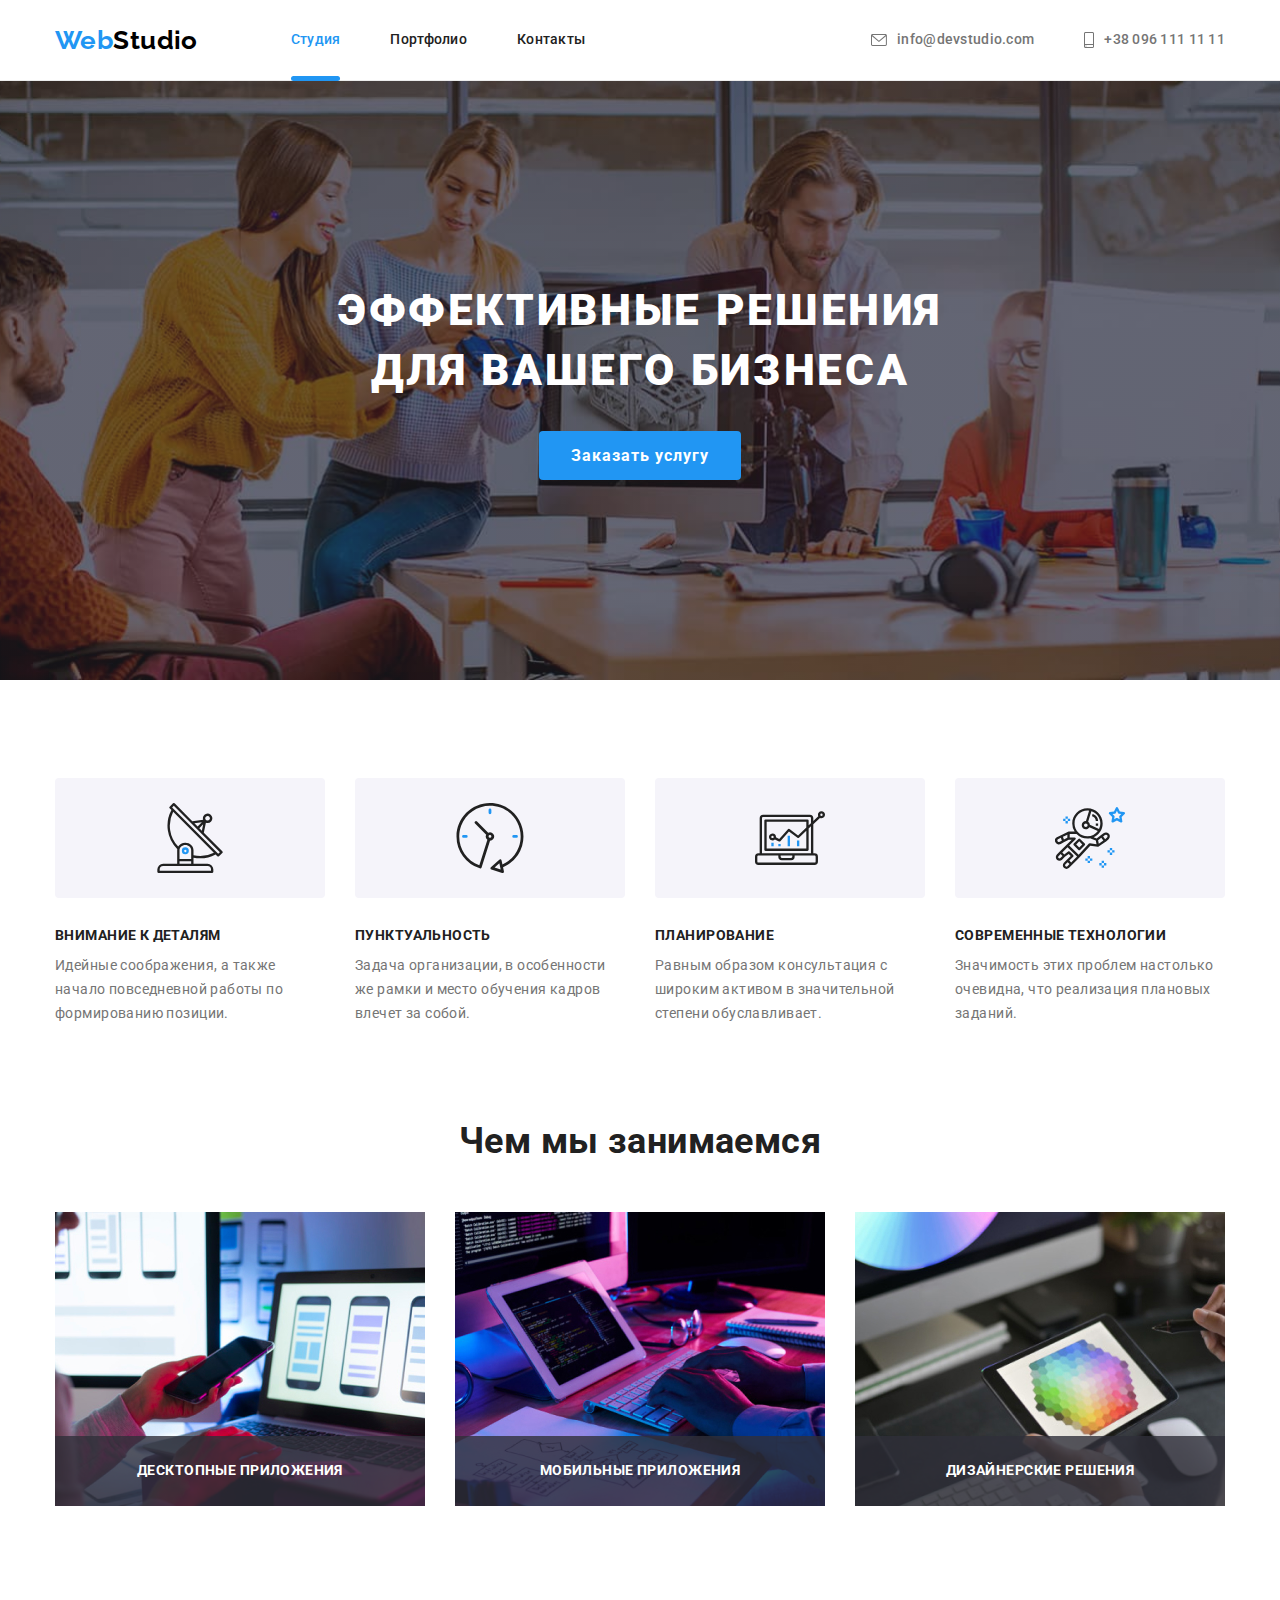
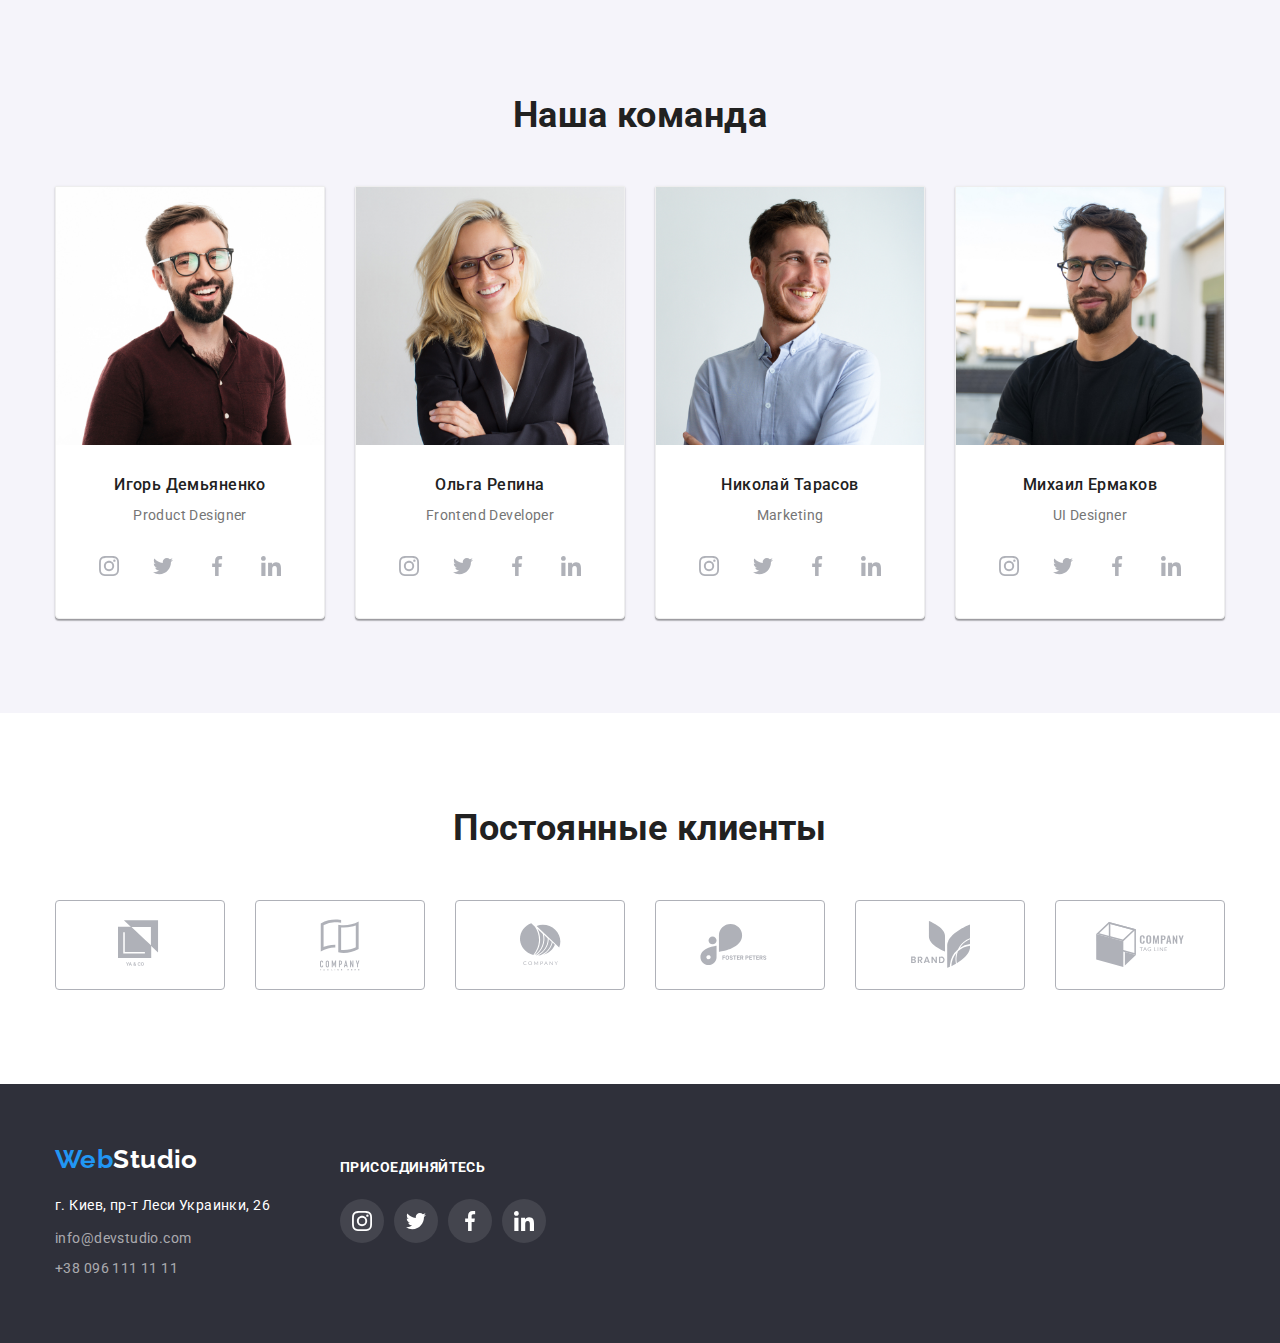
<file: index.html>
<!DOCTYPE html>
<html lang="ru">
<head>
    <meta charset="UTF-8">
    <meta name="viewport" content="width=device-width, initial-scale=1.0">
    <title>WebStudio</title>
    <link rel="preconnect" href="https://fonts.gstatic.com">
    <link href="https://fonts.googleapis.com/css2?family=Raleway:wght@400;700&family=Roboto:wght@400;500;700;900&display=swap" rel="stylesheet"> 
    <link rel="stylesheet" href="https://cdnjs.cloudflare.com/ajax/libs/modern-normalize/1.0.0/modern-normalize.min.css">
    <link rel="stylesheet" href="./css/style.css">
</head>
<body>
    <!---Шапка страницы-->
     <header>
     <!--Главная навигация-->
     <div class="container">
     <nav class="main-nav">
     <!--Логотип-->
     <a href="./index.html" class="logo"> <span class="logo-start">Web</span>Studio</a>
     <!--Меню навигация-->
     <ul  class="site-nav list">
       <li class="item"><a href="./index.html" class="link-current">Студия</a></li> 
       <li class="item"><a href="./portfolio.html" class="link">Портфолио</a></li> 
       <li class="item"><a href="#" class="link">Контакты</a></li> 
     </ul>
    </nav>
     <!--Крайние ссылки-->
     <ul class="contact-nav list">
     <li class="item">
       <a  href="mailto:info@devstudio.com" class="link"><svg class="contact-icon mail"> <use href="./img/symbol-defs.svg#icon-envelope"></use></svg>info@devstudio.com</a>
      </li>
     <li class="item">
      <a  href="tel:+380961111111" class="link"><svg class="contact-icon tel"> <use href="./img/symbol-defs.svg#icon-smartphone"></use></svg>+38 096 111 11 11</a></li>
     </ul>
     </div>
     </header>
     
   <!--Секция герой-->
   <section class="hero">

     <h1 class="hero-title">ЭФФЕКТИВНЫЕ РЕШЕНИЯ <br>ДЛЯ ВАШЕГО БИЗНЕСА</h1>
     <button  type="button" class="button" data-modal-open>Заказать услугу</button>
     <div class="backdrop is-hidden" data-modal>
       <div class="modal">
         <button type="button" class="close-btn" data-modal-close> <svg class="close-icon"><use href="./img/symbol-defs.svg#icon-close-black"></use></svg></button>
       </div>
     </div>
   </section>
  <!--Контент--> 
   <!--Секция преимуществ-->
   
    <section class="section-advantages">
    <div class="container">
        <h2  class="visually-hidden">Особенности</h2>
        <ul class="feature-list">
         <li class="item">
           <div class="feature-icon box">
            <svg class="feature-icon"><use href="./img/symbol-defs.svg#icon-antenna-1"></use></svg>
           </div>
            <h3 class="title">ВНИМАНИЕ К ДЕТАЛЯМ</h3>
            <p>Идейные соображения, а также начало повседневной работы по формированию позиции.</p>
         </li>
         <li class="item">
           <div class="feature-icon box">
            <svg class="feature-icon"><use href="./img/symbol-defs.svg#icon-clock-1"></use></svg>
           </div>
            <h3 class="title">ПУНКТУАЛЬНОСТЬ</h3>
            <p>Задача организации, в особенности же рамки и место обучения кадров влечет за собой.</p>
         </li>
         <li class="item">
           <div class="feature-icon box">
            <svg class="feature-icon"><use href="./img/symbol-defs.svg#icon-diagram-1"></use></svg>
           </div>
            <h3 class="title">ПЛАНИРОВАНИЕ</h3>
            <p>Равным образом консультация с широким активом в значительной степени обуславливает.</p>
         </li>
         <li class="item">
           <div class="feature-icon box">
            <svg class="feature-icon"><use href="./img/symbol-defs.svg#icon-astronaut-1"></use></svg>
           </div>
            <h3 class="title">СОВРЕМЕННЫЕ ТЕХНОЛОГИИ</h3>
            <p>Значимость этих проблем настолько очевидна, что реализация плановых заданий.</p>
         </li>
        </ul>
    </div>
    </section>

  
    
     <section class="section-function">
     <div class="container">
     <h2 class="section-title">Чем мы занимаемся </h2>
     <ul class="function-list">
         <li class="item"><div class="card-functional">
          <img class="card-image" src="img/box1.jpg" alt="Функция1" width="370" height="294">
          <p class="functional-overlay">Десктопные приложения</p> 
         </div> </li>
         <li class="item"> <div class="card-functional">
          <img class="card-image" src="img/box2.jpg" alt="Функция2" width="370" height="294"> 
          <p class="functional-overlay">Мобильные приложения</p>
         </div> </li>
         <li class="item"><div class="card-functional">
          <img class="card-image" src="img/box3.jpg" alt="Функция3" width="370" height="294"> 
          <p class="functional-overlay">Дизайнерские решения</p>
         </div> </li>
     </ul>
     </div>
    </section>
    
    <!--Секция Наша команда-->
     <section class="section-participant">
      <div class="container">
        <h2 class="section-title">Наша  команда</h2>
        <ul class="participant-list">
            <li class="item">
                <img class="card-image" src="./img/card1.jpg" alt="Карточка1" width="270" height="260">
                <div class="participant-content">
                 <h3 class="title">Игорь Демьяненко</h3>
                 <p lang="en">Product Designer</p>
                 <ul class="social-list">
                   <li class="item"><a href="#" class="social-links"><svg class="social-icon"> <use href="./img/symbol-defs.svg#icon-instagram-1"></use></svg></a></li>
                   <li class="item"><a href="#" class="social-links"><svg class="social-icon"> <use href="./img/symbol-defs.svg#icon-twitter-1"></use></svg></a></li>
                   <li class="item"><a href="#" class="social-links"><svg class="social-icon"> <use href="./img/symbol-defs.svg#icon-facebook-1"></use></svg></a></li>
                   <li class="item"><a href="#" class="social-links"><svg class="social-icon"> <use href="./img/symbol-defs.svg#icon-linkedin-1"></use></svg></a></li>
                </ul>
                </div>
            </li>
            <li class="item">
                <img class="card-image" src="./img/card2.jpg" alt="Карточка2" width="270" height="260">
                <div class="participant-content">
                 <h3 class="title">Ольга Репина</h3>
                 <p lang="en">Frontend Developer</p> 
                 <ul class="social-list">
                  <li class="item"><a href="#" class="social-links"><svg class="social-icon"> <use href="./img/symbol-defs.svg#icon-instagram-1"></use></svg></a></li>
                  <li class="item"><a href="#" class="social-links"><svg class="social-icon"> <use href="./img/symbol-defs.svg#icon-twitter-1"></use></svg></a></li>
                  <li class="item"><a href="#" class="social-links"><svg class="social-icon"> <use href="./img/symbol-defs.svg#icon-facebook-1"></use></svg></a></li>
                  <li class="item"><a href="#" class="social-links"><svg class="social-icon"> <use href="./img/symbol-defs.svg#icon-linkedin-1"></use></svg></a></li>
                 </ul>  
                </div>
            </li>
            <li class="item">
                <img class="card-image" src="./img/card3.jpg" alt="Карточка3" width="270" height="260">
                <div class="participant-content">
                 <h3 class="title">Николай Тарасов</h3>
                 <p lang="en">Marketing</p>
                 <ul class="social-list">
                  <li class="item"><a href="#" class="social-links"><svg class="social-icon"> <use href="./img/symbol-defs.svg#icon-instagram-1"></use></svg></a></li>
                  <li class="item"><a href="#" class="social-links"><svg class="social-icon"> <use href="./img/symbol-defs.svg#icon-twitter-1"></use></svg></a></li>
                  <li class="item"><a href="#" class="social-links"><svg class="social-icon"> <use href="./img/symbol-defs.svg#icon-facebook-1"></use></svg></a></li>
                  <li class="item"><a href="#" class="social-links"><svg class="social-icon"> <use href="./img/symbol-defs.svg#icon-linkedin-1"></use></svg></a></li>
                 </ul>
                </div>
            </li>
            <li class="item">
                <img class="card-image" src="./img/card4.jpg" alt="Карточка4" width="270" height="260">
                <div class="participant-content">
                 <h3 class="title">Михаил Ермаков</h3>
                 <p lang="en">UI Designer</p>
                 <ul class="social-list">
                  <li class="item"><a href="#" class="social-links"><svg class="social-icon"> <use href="./img/symbol-defs.svg#icon-instagram-1"></use></svg></a></li>
                  <li class="item"><a href="#" class="social-links"><svg class="social-icon"> <use href="./img/symbol-defs.svg#icon-twitter-1"></use></svg></a></li>
                  <li class="item"><a href="#" class="social-links"><svg class="social-icon"> <use href="./img/symbol-defs.svg#icon-facebook-1"></use></svg></a></li>
                  <li class="item"><a href="#" class="social-links"><svg class="social-icon"> <use href="./img/symbol-defs.svg#icon-linkedin-1"></use></svg></a></li>
                 </ul>
                </div>  
            </li>
        </ul>  
      </div>
     </section>
     
     <section class="section-clients">
     <div class="container">
      <h2 class="section-title">Постоянные клиенты</h2>
      <ul class="clients-list">
        <li class="item"><a href="#" class="clients-links"> <svg class="clients-icon logo-one"> <use href="./img/symbol-defs.svg#icon-logo-1"></use></svg> </a> </li>
        <li class="item"><a href="#" class="clients-links"> <svg class="clients-icon logo-two"> <use href="./img/symbol-defs.svg#icon-logo-2"></use></svg> </a> </li>
        <li class="item"><a href="#" class="clients-links"> <svg class="clients-icon logo-three"> <use href="./img/symbol-defs.svg#icon-logo-3"></use></svg> </a> </li>
        <li class="item"><a href="#" class="clients-links"> <svg class="clients-icon logo-four"> <use href="./img/symbol-defs.svg#icon-logo-4"></use></svg> </a> </li>
        <li class="item"><a href="#" class="clients-links"> <svg class="clients-icon logo-five"> <use href="./img/symbol-defs.svg#icon-logo-5"></use></svg> </a> </li>
        <li class="item"><a href="#" class="clients-links"> <svg class="clients-icon logo-six"> <use href="./img/symbol-defs.svg#icon-logo-6"></use></svg> </a> </li>
      </ul>
     </div>
    </section>
 </main>
 
 <footer>
    <div class="container">
    <address>
    <a href="./index.html" class="logo-footer"> <span class="logo-start">Web</span>Studio</a>
     <ul class="adress-list">
       <li class="item"><a href="https://goo.gl/maps/V4Xvxy94pcEvyPCq6" class="footer-adress">г. Киев, пр-т Леси Украинки, 26</a> </li>
       <li class="item"><a href="mailto:info@devstudio.com" class="footer-mail">info@devstudio.com</a></li>
       <li class="item"><a href="tel:+380961111111" class="footer-tel" >+38 096 111 11 11</a></li>
     </ul>
    </address>
     <div class="social-box">
     <b>ПРИСОЕДИНЯЙТЕСЬ</b>
     <ul class="social-list footer">
      <li class="item"><a href="#" class="social-links"><svg class="social-icon"> <use href="./img/symbol-defs.svg#icon-instagram-1"></use></svg></a></li>
      <li class="item"><a href="#" class="social-links"><svg class="social-icon"> <use href="./img/symbol-defs.svg#icon-twitter-1"></use></svg></a></li>
      <li class="item"><a href="#" class="social-links"><svg class="social-icon"> <use href="./img/symbol-defs.svg#icon-facebook-1"></use></svg></a></li>
      <li class="item"><a href="#" class="social-links"><svg class="social-icon"> <use href="./img/symbol-defs.svg#icon-linkedin-1"></use></svg></a></li>
     </ul>
    </div>
    
    </div>
   </footer>

   <script src="./js/modal.js"></script> 

</body>
</html>
</file>
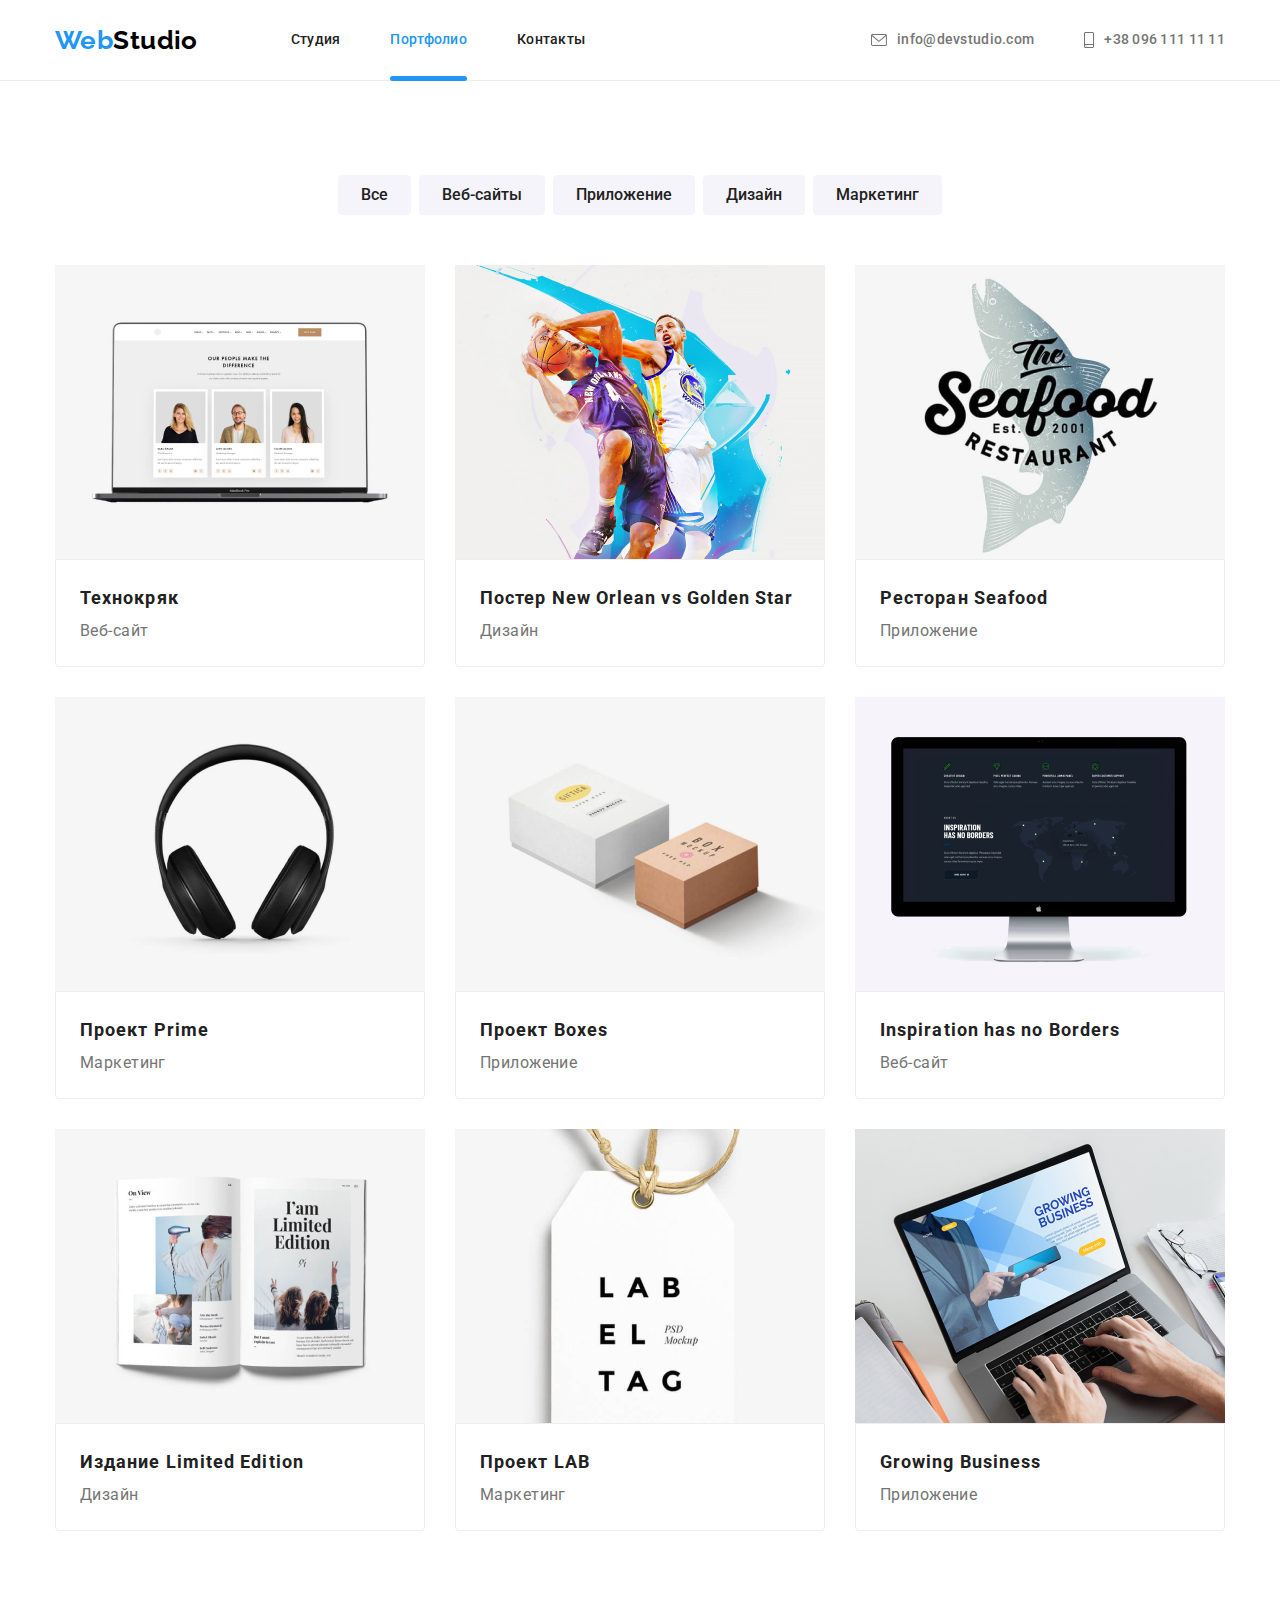
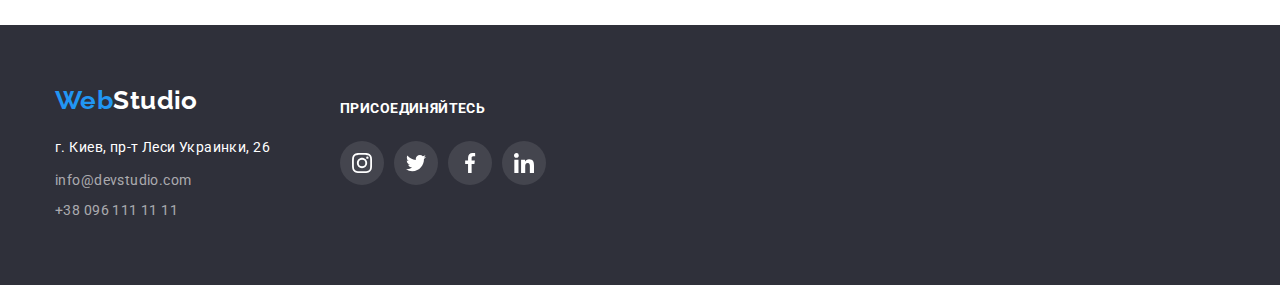
<file: portfolio.html>
<!DOCTYPE html>
<html lang="ru">
<head>
    <meta charset="UTF-8">
    <meta name="viewport" content="width=device-width, initial-scale=1.0">
    <title>Портфолио</title>
    <link rel="preconnect" href="https://fonts.gstatic.com">
    <link href="https://fonts.googleapis.com/css2?family=Raleway:wght@400;700&family=Roboto:wght@400;500;700;900&display=swap" rel="stylesheet"> 
    <link rel="stylesheet" href="https://cdnjs.cloudflare.com/ajax/libs/modern-normalize/1.0.0/modern-normalize.min.css">
    <link rel="stylesheet" href="./css/style.css">
</head>
<body>
    <!---Шапка страницы-->
    <header>
      <!--Главная навигация-->
      <div class="container">
      <nav class="main-nav">
      <!--Логотип-->
      <a href="./index.html" class="logo"> <span class="logo-start">Web</span>Studio</a>
      <!--Меню навигация-->
      <ul  class="site-nav list">
        <li class="item"><a href="./index.html" class="link">Студия</a></li> 
        <li class="item"><a href="./portfolio.html" class="link-current">Портфолио</a></li> 
        <li class="item"><a href="#" class="link">Контакты</a></li> 
      </ul>
     </nav>
      <!--Крайние ссылки-->
      <ul class="contact-nav list">
      <li class="item">
        <a  href="mailto:info@devstudio.com" class="link"><svg class="contact-icon mail"> <use href="./img/symbol-defs.svg#icon-envelope"></use></svg>info@devstudio.com</a>
       </li>
      <li class="item">
       <a  href="tel:+380961111111" class="link"><svg class="contact-icon tel"> <use href="./img/symbol-defs.svg#icon-smartphone"></use></svg>+38 096 111 11 11</a></li>
      </ul>
      </div>
      </header>
  <main>
     <!-- Секция портфолио -->
       <section class="section-works">
       <div class="works-container">
       <h1 class="visually-hidden">Наши работы</h1>
       <ul class="button-list">
       <li class="item"><button type="button"  class="button-works">Все</button></li>
       <li class="item"><button type="button"  class="button-works">Веб-сайты</button></li>
       <li class="item"><button type="button"  class="button-works">Приложение</button></li>
       <li class="item"><button type="button"  class="button-works">Дизайн</button></li>
       <li class="item"><button type="button"  class="button-works">Маркетинг</button>
       </ul> 

      
       <ul class="flex-container list">
       <li class="flex-element">
          <a href="#">
             <div class="card">
             <img  class="card-image" src="./img/work1.jpg" alt="Веб-сайт" width="370" height="294">
             <p class="overlay">
                Технокряк это современная площадка распространения коронавируса. Компании используют эту платформу для цифрового шпионажа и атак на защищённые сервера конкурентов.
             </p>
             </div> 
             <div class="card-content">
                <h2 class="works-title">Технокряк</h2>
                <p class="works-type">Веб-сайт</p>
             </div>
          </a> 
       </li>
       <li class="flex-element">
          <a href="#"> 
             <div class="card">
             <img  class="card-image" src="./img/work2.jpg" alt="Дизайн" width="370" height="294">
             <p class="overlay">
                Технокряк это современная площадка распространения коронавируса. Компании используют эту платформу для цифрового шпионажа и атак на защищённые сервера конкурентов.
             </p>
             </div>
             <div class="card-content">
                <h2 class="works-title">Постер New Orlean vs Golden Star</h2>
                <p class="works-type">Дизайн</p>
             </div>
          </a> 
       </li>
       <li class="flex-element">
          <a href="#">
             <div class="card">
             <img  class="card-image" src="./img/work3.jpg" alt="Приложение" width="370" height="294">
             <p class="overlay">
                Технокряк это современная площадка распространения коронавируса. Компании используют эту платформу для цифрового шпионажа и атак на защищённые сервера конкурентов.
             </p>
             </div>
             <div class="card-content">
                <h2 class="works-title">Ресторан Seafood</h2>
                <p class="works-type">Приложение</p> 
             </div>
          </a>      
       </li>
       <li class="flex-element">
          <a href="#">
             <div class="card">
             <img  class="card-image" src="./img/work4.jpg" alt="Маркетинг" width="370" height="294">
             <p class="overlay">
                Технокряк это современная площадка распространения коронавируса. Компании используют эту платформу для цифрового шпионажа и атак на защищённые сервера конкурентов.
             </p>
             </div>
             <div class="card-content">
                <h2 class="works-title">Проект Prime</h2>
                <p class="works-type">Маркетинг</p>
             </div>
          </a> 
       </li>
       <li class="flex-element">
          <a href="#">
             <div class="card">
             <img  class="card-image" src="./img/work5.jpg" alt="Приложение" width="370" height="294">
             <p class="overlay">
                Технокряк это современная площадка распространения коронавируса. Компании используют эту платформу для цифрового шпионажа и атак на защищённые сервера конкурентов.
             </p>
             </div>
             <div class="card-content">
                <h2 class="works-title">Проект Boxes</h2>
                <p class="works-type"> Приложение</p> 
             </div>
          </a> 
       </li>
       <li class="flex-element">
          <a href="#">
             <div class="card">
             <img  class="card-image" src="./img/work6.jpg" alt="Веб-сайт" width="370" height="294">
             <p class="overlay">
                Технокряк это современная площадка распространения коронавируса. Компании используют эту платформу для цифрового шпионажа и атак на защищённые сервера конкурентов.
             </p>
             </div>
             <div class="card-content"><h2 class="works-title">Inspiration has no Borders</h2>
                <p class="works-type">Веб-сайт</p> 
             </div> 
          </a> 
       </li>
       <li class="flex-element">
          <a href="#">
          <div class="card">
            <img  class="card-image" src="./img/work7.jpg" alt="Дизайн" width="370" height="294">
            <p class="overlay">
               Технокряк это современная площадка распространения коронавируса. Компании используют эту платформу для цифрового шпионажа и атак на защищённые сервера конкурентов.
            </p>
          </div>
             <div class="card-content">
                <h2 class="works-title">Издание Limited Edition</h2>
                <p class="works-type">Дизайн</p>
             </div>
          </a> 
       </li>
       <li class="flex-element">
          <a href="#"> 
             <div class="card">
             <img  class="card-image" src="./img/work8.jpg" alt="Маркетинг" width="370" height="294">
             <p class="overlay">
                Технокряк это современная площадка распространения коронавируса. Компании используют эту платформу для цифрового шпионажа и атак на защищённые сервера конкурентов.
             </p>
             </div>
             <div class="card-content">
                <h2 class="works-title">Проект LAB</h2>
                <p class="works-type">Маркетинг</p> 
             </div>
          </a> 
       </li>
       <li class="flex-element">
          <a href="#">
             <div class="card">
             <img  class="card-image" src="./img/work9.jpg" alt="Приложение" width="370" height="294">
             <p class="overlay">
                Технокряк это современная площадка распространения коронавируса. Компании используют эту платформу для цифрового шпионажа и атак на защищённые сервера конкурентов.
             </p>
             </div>
             <div class="card-content">
                <h2 class="works-title">Growing Business</h2>
                <p class="works-type">Приложение</p>
             </div>
          </a> 
       </li>
       </ul>
       </div>
    </section>
    </main>
    <footer>
      <div class="container">
      <address>
      <a href="./index.html" class="logo-footer"> <span class="logo-start">Web</span>Studio</a>
       <ul class="adress-list">
         <li class="item"><a href="https://goo.gl/maps/V4Xvxy94pcEvyPCq6" class="footer-adress">г. Киев, пр-т Леси Украинки, 26</a> </li>
         <li class="item"><a href="mailto:info@devstudio.com" class="footer-mail">info@devstudio.com</a></li>
         <li class="item"><a href="tel:+380961111111" class="footer-tel" >+38 096 111 11 11</a></li>
       </ul>
      </address>
       <div class="social-box">
       <b>ПРИСОЕДИНЯЙТЕСЬ</b>
       <ul class="social-list footer">
        <li class="item"><a href="#" class="social-links"><svg class="social-icon"> <use href="./img/symbol-defs.svg#icon-instagram-1"></use></svg></a></li>
        <li class="item"><a href="#" class="social-links"><svg class="social-icon"> <use href="./img/symbol-defs.svg#icon-twitter-1"></use></svg></a></li>
        <li class="item"><a href="#" class="social-links"><svg class="social-icon"> <use href="./img/symbol-defs.svg#icon-facebook-1"></use></svg></a></li>
        <li class="item"><a href="#" class="social-links"><svg class="social-icon"> <use href="./img/symbol-defs.svg#icon-linkedin-1"></use></svg></a></li>
       </ul>
      </div>
      </div>
   </footer>

</body>
</html>
</file>
<file: css/style.css>
/* цвет заголовок текста  #212121*/
/* вторичный цвет #757575 */
/* белый цвет #FFFFFF */
/* акцент  #2196F3 */
/* цвет ссылок rgba(255, 255, 255, 0.6) */
/* первичный цвет фона #E5E5E5 */
/* вторичный цвет фона #F5F4FA */
/* цвет фона банера #2F303A */
:root{
    --primary-bg-color:#E5E5E5;
    --primary-text-color:#757575;
    --title-text-color: #212121;
    --accent-btn-color:#2196F3;
    --primary-white-color: #FFFFFF;
    --secondary-bg-color:#F5F4FA;
    --first-bg-color:#2F303A;
    --logo-color:#000000;
    --timing-function:cubic-bezier(0.4, 0, 0.2, 1)

}

body{
    color: var(--primary-text-color);
    background-color: var(--primary-white-color);
    
    font-family: "Roboto", sans-serif;
    font-weight: 400;
    font-size: 14px;
    line-height: 1.71;
    letter-spacing: 0.03em;
}
ul{
    list-style: none;
    padding: 0;
    margin: 0;
}
h1, 
h2, 
h3, 
p {
    margin: 0;
}

a{
    text-decoration: none;
}
img{
    display: block;
    max-width: 100%;
}
.container{
    width: 1200px;
    padding-left: 15px;
    padding-right: 15px;
    margin-left: auto;
    margin-right: auto; 
}

 .main-nav{
    display:flex;
    align-items: center;
    justify-content: space-between;   
}
header .container{
    display: flex;
    align-items: center;
    justify-content: space-between;  
}
header{
    border-bottom: 1px solid #ECECEC;
}

/* Logo */
.logo,
.logo-footer{
    font-family: "Raleway", sans-serif;
    font-weight: 700;
    font-size: 26px;
    line-height: 1.19;
}
.logo{
    color: var(--logo-color);  
    margin-right: 93px;
}
.logo-start{
    color: var(--accent-btn-color);
}
/* Секция навигации */
.site-nav .link,
.contact-nav .link,
.site-nav .link-current {
    display: block;
    padding-top: 32px;
    padding-bottom: 32px ;

    font-weight: 500;
    font-size: 14px;
    line-height: 1.14;
    letter-spacing: 0.02em; 
}
.site-nav{
    display:flex;

}
.contact-nav.list{
    display:flex;
    margin-left:auto;
    justify-content: center;
    align-items: center;
}
.site-nav .item + .item{
    margin-left: 50px;
}
.contact-nav .item + .item{
    margin-left: 50px;
}

.site-nav .link {
    color: var(--title-text-color);
    transition: color 250ms var(--timing-function);
}
.site-nav .link-current{
     position: relative;
     color: var(--accent-btn-color);
}
.link-current::after{
    content: "" ;
    display: block;
    width: 100%;
    height: 5px;
    border-radius: 4px;
    background-color: var(--accent-btn-color);
    position: absolute;
    left:0;
    bottom: -1px;
}
.site-nav .link:hover,
.site-nav .link:focus {
    color:var(--accent-btn-color);
}

.contact-nav  .link{
    color: var(--primary-text-color); 
    display:flex;
    justify-content: center;
    align-items: center; 
    transition: color 250ms var(--timing-function); 
}
.contact-nav  .item{
    display:flex;
    align-items: center;
}
.contact-icon{
    fill: currentColor;
    margin-right: 10px;
    cursor: pointer;
}

.contact-icon.mail{
    width: 16px;
    height: 12px;
}
.contact-icon.tel{
    width: 10px;
    height: 16px;
}
.contact-nav .link:hover,
.contact-nav .link:focus{
    color:var(--accent-btn-color);
}
/* Секция герой */
.hero{
    background-color: var(--first-bg-color);
    text-align: center;
    max-width: 1600px;
    margin-left: auto;
    margin-right: auto;
    padding-top: 200px;
    padding-bottom: 200px; 
    background-image:linear-gradient(
         to right,
         rgba(47, 48, 58, 0.4),
         rgba(47, 48, 58, 0.4)
         ),

    url("../img/fon.jpg");
    background-repeat: no-repeat;
    background-position: center;
    background-size: cover;
}

.hero-title{
    color: var(--primary-white-color);
     
    margin-top: 0;
    margin-bottom: 30px;

    font-weight: 900;
    font-size: 44px;
    line-height: 1.36;
    text-align: center;
    letter-spacing: 0.06em;
    margin-bottom: 30px;
}
/* Секции */
.section-title {
    color: var(--title-text-color);
     
    margin-top: 0;
    margin-bottom: 50px;
    font-weight: 700;
    font-size: 36px;
    line-height: 1.17;
    text-align: center;
}
 /* Секция Чем мы занимаемся */
.card-functional{
    position: relative;
}
.functional-overlay{
    font-weight: 700;
    line-height: 1.14;
    text-align: center;
    text-transform: uppercase;
    color: var(--primary-white-color);
    background-color:rgba(47, 48, 58, 0.8);
    
    padding-top:27px;
    padding-bottom:27px;
    position: absolute;
    bottom:0;
    left:0;
    width: 100%;  
    
}

/* Секция особенностей */

.feature-list .title{
    color: var(--title-text-color); 
   
    margin-top:0;
    margin-bottom: 10px;
    font-weight: 700;
    font-size: 14px;
    line-height: 1.14;
    text-transform: uppercase; 
}
.feature-icon.box{
    display: flex;
    justify-content: center;
    align-items: center;
    width: 270px;
    height: 120px;
    padding: 25px 100px;
    border: none; 
    border-radius: 4px;
    margin-bottom: 30px; 
    background-color: var(--secondary-bg-color); 
}
.feature-icon {
width: 70px;
height: 70px;
}

.section-function,
.section-participant,
.section-works,
.section-clients {
    padding-top: 94px;
    padding-bottom: 94px;
    margin: 0;
}
.section-advantages{
    margin: 0;
    padding-top: 98px;
}

.feature-list,
.function-list,
.participant-list{
    display: flex;
    justify-content: center; 
    align-items: center; 
}

.feature-list .item,
.participant-list .item {
    width: 270px;
}
.feature-list .item + .item,
.function-list .item + .item,
.participant-list .item + .item {
    margin-left: 30px;
}
.function-list .item {
    width: 370px;
}
/* Секция  Наша команда */
.section-participant{
    background-color: #F5F4FA;
   
}
.participant-list .title{
    color: var(--title-text-color);  
    
    margin-top: 0px;
    margin-bottom: 10px;
    font-weight: 500;
    font-size: 16px;
    line-height: 1.19; 
}
.participant-list > .item {
    background-color: var(--primary-white-color);
    border: 1px solid #EEEEEE;
    border-radius: 0px 0px 4px 4px;
    box-shadow: 0px 1px 3px rgba(0, 0, 0, 0.12),
     0px 1px 1px rgba(0, 0, 0, 0.14),
    0px 2px 1px rgba(0, 0, 0, 0.2);
}
.participant-content {   
    padding: 30px 10px;
    text-align: center;
}
.participant-content p{
    margin-bottom: 16px;
}
.social-links {
    display: flex;
    justify-content: center;
    align-items: center;
    width: 44px;
    height: 44px;
    padding: 0;
    border: none;
    border-radius: 50%;
    color:  #AFB1B8;
    background-color:var(--primary-white-color);
    cursor: pointer;
    transition: color 250ms var(--timing-function), 
                 background-color 250ms var(--timing-function);  
}

.social-icon {
    width: 20px;
    height: 20px;
    fill: currentColor;
}

.social-links:hover,
.social-links:focus {
    background-color:var(--accent-btn-color);
    color:var(--primary-white-color);
}
.social-list{
    display: flex;
    justify-content: center;
    align-items: center;
    padding-left: 32px;
    padding-right: 32px;
}
.social-list .item + .item{
    margin-left:10px;
}
.social-list .item{
    padding: 0;
    border: none;
    border-radius: 50%;
    
}
.clients-list{
    display: flex;
    justify-content: center;
    align-items: center;  
}
.clients-links{
    display: flex;
    justify-content: center;
    align-items: center;
    width: 170px;
    height: 90px;
    padding: 0;
    border: 1px solid #AFB1B8; 
    border-radius: 4px; 
    color:  #AFB1B8;
    background-color:var(--primary-white-color);
    transition: color 250ms var(--timing-function), 
                border 250ms var(--timing-function);       
}
.clients-icon.logo-one{
    width: 44.27px;
    height: 49.23px;
    fill: currentColor;
}
.clients-icon.logo-two{
    width: 40px;
    height: 52px;
    fill: currentColor;
}
.clients-icon.logo-three{
    width: 41px;
    height: 42.6px;
    fill: currentColor;
}
.clients-icon.logo-four{
    width: 79.66px;
    height: 42.02px;
    fill: currentColor;
}
.clients-icon.logo-five{
    width: 59px;
    height: 47px;
    fill: currentColor;
}
.clients-icon.logo-six{
    width: 88.48px;
    height: 45.44px;
    fill: currentColor;
}
.clients-list .item + .item{
    margin-left: 30px;
}
.clients-links:hover,
.clients-links:focus {
    color: var(--accent-btn-color);
    border: 1px solid var(--accent-btn-color) ;
}
/* Footer */
footer{
    background-color: var(--first-bg-color);
}
footer .container{
    display: flex;
}
.logo-footer{
    color: var(--primary-white-color);
    display: block;
    margin-bottom: 20px;
}
.adress-list > .item:first-child{
    margin-bottom: 9px;  
}
.adress-list > .item:nth-child(2){
    margin-bottom: 6px;  
}
.footer-adress {
    color: var(--primary-white-color);
}
.footer-mail,
.footer-tel{
    color: rgba(255, 255, 255, 0.6);
}

address {
    display: block;
    font-style: normal;
    padding-top:60px;
    padding-bottom: 60px;
}


.social-box{
    display: block;
    justify-content: flex-start;
    align-items: flex-start;
    margin-left: 70px;
    padding-top:72px;
    padding-bottom: 100px;
}
b{
    font-weight: 700;
    line-height: 1.14;
    text-transform: uppercase;
    color:var(--primary-white-color);
}
.social-list.footer{
    margin-top:20px;
    justify-content: flex-start;
    padding: 0;
}
.social-list.footer .social-links{
    border: none;
    border-radius: 50%;
    color:var(--primary-white-color);
    background-color:rgba(255, 255, 255, 0.1);
    transition: background-color 250ms var(--timing-function);  
}
.social-list.footer .social-links:hover,
.social-list.footer .social-links:focus{
    background-color: var(--accent-btn-color);
}


.button{
    color: var(--primary-white-color);
    background-color: var(--accent-btn-color);
    
    font-weight: 700;
    font-size: 16px;
    line-height: 1.86;

    display: inline-block;
    border: 1px solid var(--accent-btn-color);
    border-radius: 4px;
    padding: 10px 32px;
    min-width: 200px;
    align-items: center;
    text-align: center;
    letter-spacing: 0.06em;
    border: transparent;
    cursor: pointer;
    transition: color 250ms var(--timing-function),
                background-color 250ms var(--timing-function);  
}
.button:hover {
    color: var(--title-text-color);
    background-color: var(--secondary-bg-color);
}

/* Страничка портфолио */
.visually-hidden {
    position: absolute;
    width: 1px;
    height: 1px;
    margin: -1px;
    border: 0;
    padding: 0;
    
    white-space: nowrap;
    clip-path: inset(100%);
    clip: rect(0 0 0 0);
    overflow: hidden;
}
.button-works {
   color: var(--title-text-color);
   background-color: var(--secondary-bg-color);
   
   font-weight: 500;
   font-size: 16px;
   line-height: 1.62;

   border: 1px solid  var(--secondary-bg-color);
   border-radius: 4px;
   padding: 6px 22px;
   min-width: 73px;
   text-align: center;
   transition: color 250ms var(--timing-function),
                background-color 250ms var(--timing-function);  
}
.button-list .item + .item{
    margin-left: 8px;
}
.button-list .button-works:hover,
.button-list .button-works:focus {
    color: var(--primary-white-color);
    background-color: #2196F3; 
}
.works-container {
    width: 1200px;
    padding-left: 15px;
    padding-right: 15px;
    margin-left: auto;
    margin-right: auto;
}


.button-list {
    display: flex;
    justify-content: center;
    padding: 0;
    margin-bottom: 50px;
    margin-left: auto;
    margin-right: auto;
}
.works-container > .flex-container  {
    display: flex;
    flex-wrap: wrap;  
}
.flex-element {
    width:370px;
    margin-right: 30px;
    margin-bottom: 30px;
    border-top-left-radius: 4px;
    border-top-right-radius: 4px; 
                
}

.flex-element a:hover,
.flex-element a:focus{
    box-shadow: 0px 1px 1px rgba(0, 0, 0, 0.12), 
    0px 4px 4px rgba(0, 0, 0, 0.06), 
    1px 4px 6px rgba(0, 0, 0, 0.16);  
}
.flex-element:nth-child(3n) {
    margin-right: 0;
}
.flex-element:nth-last-child(-n+3) {
    margin-bottom: 0;
}
.flex-element a{
    display: block;
    box-shadow: none; 
    transition: transform 250ms var(--timing-function),
                opacity 250ms var(--timing-function);  
}
.card-content {   
border: 1px solid #EEEEEE;
padding: 20px 24px;
border-bottom-right-radius: 4px;
border-bottom-left-radius: 4px;
}
.works-title{
    color: var(--title-text-color);
    font-weight: 700;
    font-size: 18px;
    line-height: 2;
    letter-spacing: 0.06em;
}
.works-type{
    color: var(--primary-text-color);
    font-size: 16px;
    line-height: 1.88;
}           

.adress-list{
    padding-left:0;
}
.card-image{
    height: auto;
    margin: 0;
}
/* Оверлей */
.card{
    position: relative;
    overflow: hidden;
}
.overlay{
    font-size: 18px;
    line-height: 1.56;
    padding: 63px 24px;
    color:var(--primary-white-color);
    background-color: rgba(33, 150, 243, 0.9);
    
    position: absolute;
    top:0;
    left:0;
    opacity: 0;
    pointer-events: none;
    width: 100%;
    height: 100%;
    transform: translateY(100%);
    transition: transform 250ms var(--timing-function), 
                 opacity 250ms var(--timing-function);          
}           

.flex-element a:hover .overlay,
.flex-element a:focus .overlay {
 transform:translateY(0);
 opacity: 1;
 pointer-events: auto;
 transition: transform 250ms var(--timing-function),
             opacity 250ms var(--timing-function);  
}


/* Модальное окно */
.backdrop{
    position: fixed;
    left:0;
    top:0;
    width: 100%;
    height: 100%;
    background: rgba(0, 0, 0, 0.2);
    opacity: 1;
    transition: opacity 250ms var(--timing-function); 
    z-index: 2;
               
}
.backdrop.is-hidden{
    visibility: hidden;
    opacity: 0;
    pointer-events: none;
}
.modal {
    position: absolute;
    left:50%;
    top:50%;
    transform:translate(-50%, -50%) scale(1);
    transition: transform 250ms var(--timing-function);
    min-width: 528px;
    min-height: 581px;
    padding: 15px;
    background-color:var(--primary-white-color);
    
}
.backdrop.is-hidden .modal {
    transform:translate(-50%, -50%) scale(0.9); 
}
.close-btn{
    display: flex;
    justify-content: center;
    align-items: center;
    position: absolute;
    width: 30px;
    height: 30px;
    background:var(--primary-white-color);
    border:1px solid rgba(0, 0, 0, 0.1);
    border-radius: 50%; 
    cursor: pointer;
    padding:6px;
    top: 8px;
    right: 8px;
}
.close-icon{
    width: 18px;
    height: 18px;
    fill: #000000;
}
</file>
